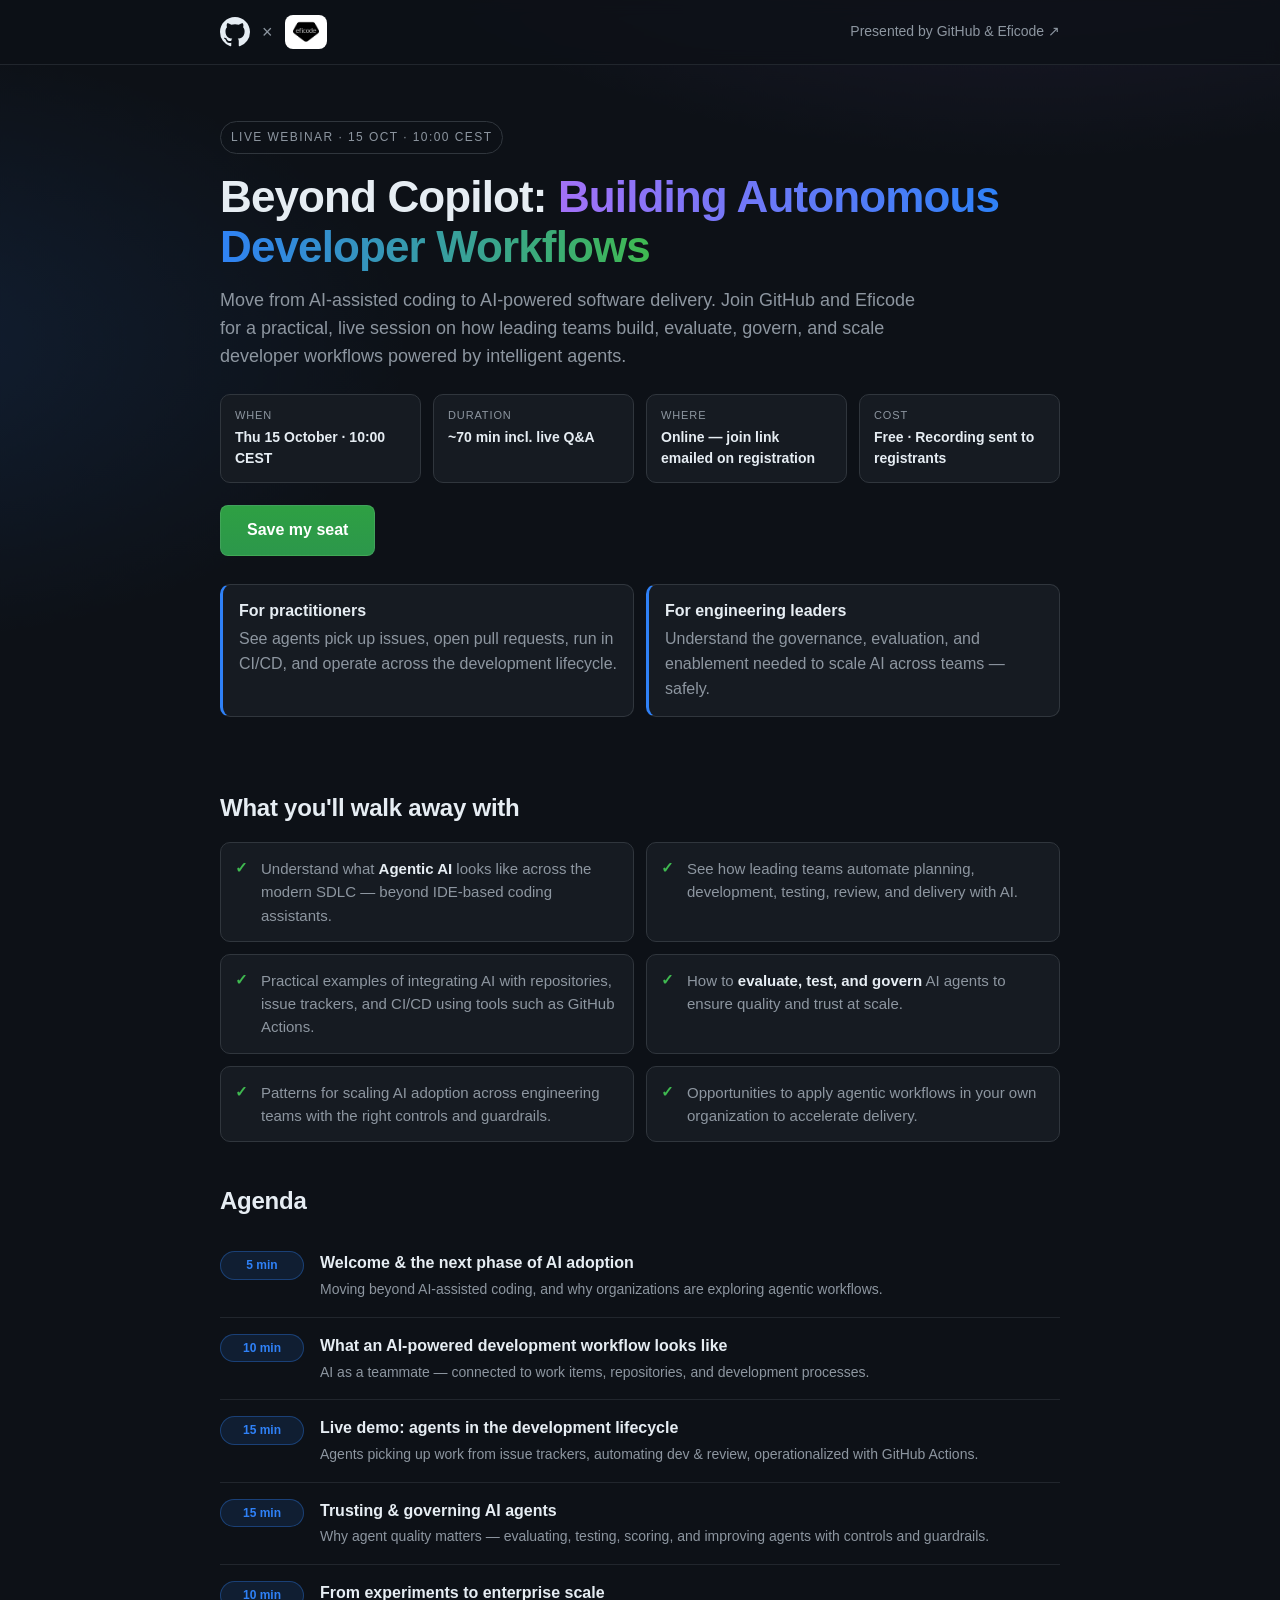
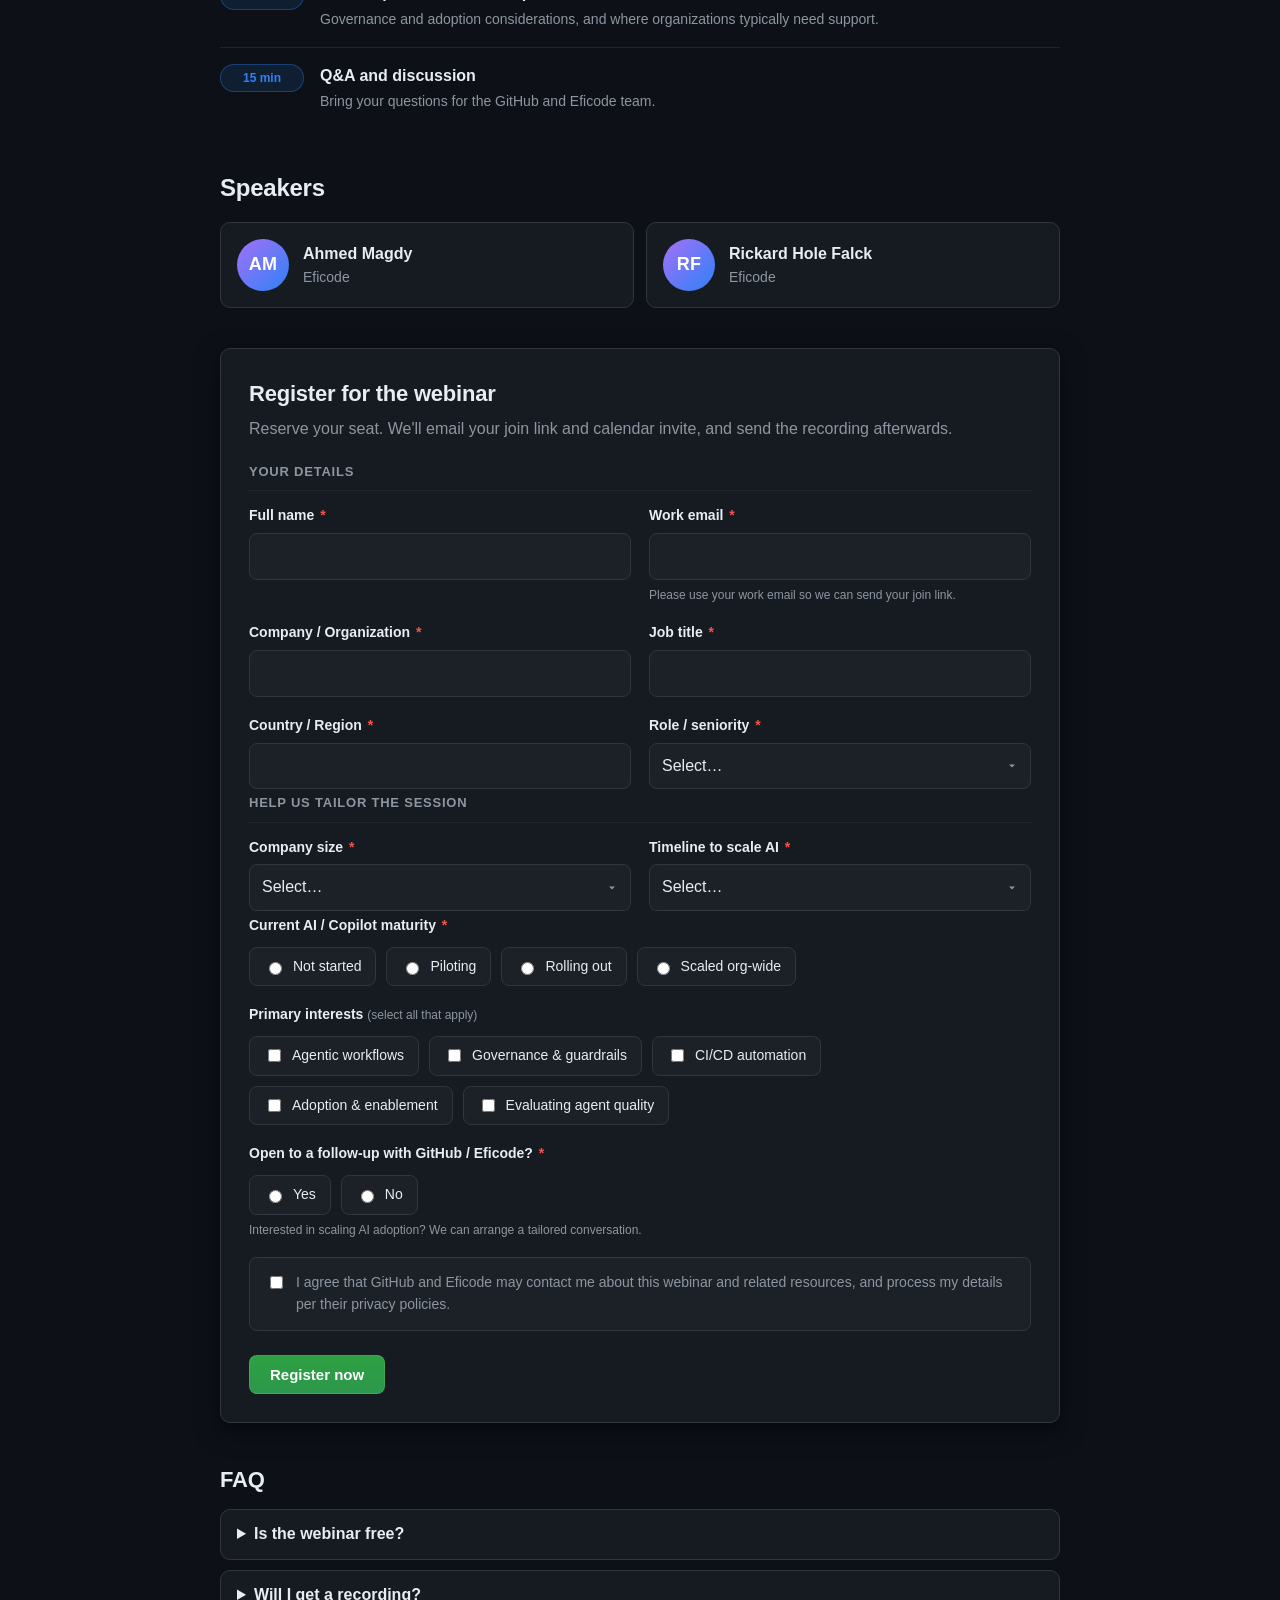
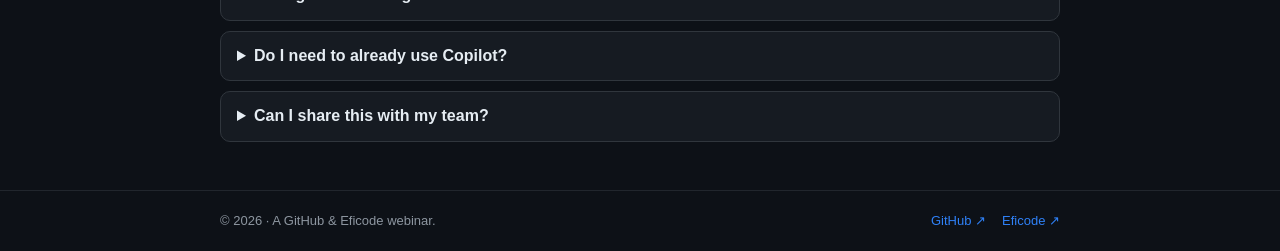
<file: index.html>
<!doctype html>
<html lang="en">
<head>
  <meta charset="utf-8" />
  <meta name="viewport" content="width=device-width, initial-scale=1" />
  <title>Beyond Copilot: Building Autonomous Developer Workflows — Live Webinar</title>
  <meta name="description" content="A live webinar by GitHub and Eficode. Move from AI-assisted coding to AI-powered software delivery: build, evaluate, govern, and scale developer workflows powered by intelligent agents. 15 October, 10:00 CEST." />

  <!-- Open Graph (Teams, Slack, LinkedIn, Facebook) -->
  <meta property="og:type" content="website" />
  <meta property="og:site_name" content="GitHub × Eficode Webinar" />
  <meta property="og:title" content="Beyond Copilot: Building Autonomous Developer Workflows" />
  <meta property="og:description" content="Live webinar by GitHub and Eficode — 15 October, 10:00 CEST. Learn how to build, evaluate, govern, and scale developer workflows powered by intelligent agents." />
  <meta property="og:url" content="https://amraljarhi.github.io/agentic-ai-webinar/" />
  <meta property="og:image" content="https://amraljarhi.github.io/agentic-ai-webinar/og-image.png?v=2" />
  <meta property="og:image:width" content="1200" />
  <meta property="og:image:height" content="630" />
  <meta property="og:image:alt" content="Beyond Copilot: Building Autonomous Developer Workflows — GitHub and Eficode webinar" />

  <!-- Twitter / X -->
  <meta name="twitter:card" content="summary_large_image" />
  <meta name="twitter:title" content="Beyond Copilot: Building Autonomous Developer Workflows" />
  <meta name="twitter:description" content="Live webinar by GitHub × Eficode — 15 Oct, 10:00 CEST. From AI-assisted coding to AI-powered software delivery." />
  <meta name="twitter:image" content="https://amraljarhi.github.io/agentic-ai-webinar/og-image.png?v=2" />

  <meta name="theme-color" content="#0d1117" />
  <link rel="icon" href="https://github.githubassets.com/favicons/favicon-dark.png" />
  <link rel="stylesheet" href="./styles.css?v=1" />
</head>
<body>
  <header class="site-header">
    <div class="container header-inner">
      <a href="#" class="brand" aria-label="GitHub and Eficode">
        <span class="cobrand">
          <svg class="gh-mark" height="30" viewBox="0 0 16 16" width="30" aria-label="GitHub" role="img">
            <path fill="currentColor" d="M8 0c4.42 0 8 3.58 8 8a8.013 8.013 0 0 1-5.45 7.59c-.4.08-.55-.17-.55-.38 0-.27.01-1.13.01-2.2 0-.75-.25-1.23-.54-1.48 1.78-.2 3.65-.88 3.65-3.95 0-.88-.31-1.59-.82-2.15.08-.2.36-1.02-.08-2.12 0 0-.67-.22-2.2.82-.64-.18-1.32-.27-2-.27-.68 0-1.36.09-2 .27-1.53-1.03-2.2-.82-2.2-.82-.44 1.1-.16 1.92-.08 2.12-.51.56-.82 1.28-.82 2.15 0 3.06 1.86 3.75 3.64 3.95-.23.2-.44.55-.51 1.07-.46.21-1.61.55-2.33-.66-.15-.24-.6-.83-1.23-.82-.67.01-.27.38.01.53.34.19.73.9.82 1.13.16.45.68 1.31 2.69.94 0 .67.01 1.3.01 1.49 0 .21-.15.45-.55.38A7.995 7.995 0 0 1 0 8c0-4.42 3.58-8 8-8Z"/>
          </svg>
          <span class="cobrand-x" aria-hidden="true">×</span>
          <span class="eficode-chip"><img src="./assets/eficode-logo.png" alt="Eficode" height="26" /></span>
        </span>
      </a>
      <a class="external" href="https://www.eficode.com/" target="_blank" rel="noopener">Presented by GitHub &amp; Eficode ↗</a>
    </div>
  </header>

  <main class="container">
    <section class="hero">
      <span class="eyebrow">Live Webinar · 15 Oct · 10:00 CEST</span>
      <h1>Beyond Copilot: <span class="grad">Building Autonomous Developer Workflows</span></h1>
      <p class="lede">
        Move from AI-assisted coding to AI-powered software delivery. Join GitHub and Eficode for a
        practical, live session on how leading teams build, evaluate, govern, and scale developer
        workflows powered by intelligent agents.
      </p>

      <div class="meta-row">
        <div class="meta-item"><span class="meta-k">When</span><span class="meta-v">Thu 15 October · 10:00 CEST</span></div>
        <div class="meta-item"><span class="meta-k">Duration</span><span class="meta-v">~70 min incl. live Q&amp;A</span></div>
        <div class="meta-item"><span class="meta-k">Where</span><span class="meta-v">Online — join link emailed on registration</span></div>
        <div class="meta-item"><span class="meta-k">Cost</span><span class="meta-v">Free · Recording sent to registrants</span></div>
      </div>

      <div class="cta-inline"><a href="#register" class="btn-primary btn-lg">Save my seat</a></div>

      <div class="callouts">
        <div class="callout info">
          <strong>For practitioners</strong>
          <span>See agents pick up issues, open pull requests, run in CI/CD, and operate across the development lifecycle.</span>
        </div>
        <div class="callout info">
          <strong>For engineering leaders</strong>
          <span>Understand the governance, evaluation, and enablement needed to scale AI across teams — safely.</span>
        </div>
      </div>
    </section>

    <section class="outcomes">
      <h2>What you'll walk away with</h2>
      <ul class="outcome-grid">
        <li>Understand what <strong>Agentic AI</strong> looks like across the modern SDLC — beyond IDE-based coding assistants.</li>
        <li>See how leading teams automate planning, development, testing, review, and delivery with AI.</li>
        <li>Practical examples of integrating AI with repositories, issue trackers, and CI/CD using tools such as GitHub Actions.</li>
        <li>How to <strong>evaluate, test, and govern</strong> AI agents to ensure quality and trust at scale.</li>
        <li>Patterns for scaling AI adoption across engineering teams with the right controls and guardrails.</li>
        <li>Opportunities to apply agentic workflows in your own organization to accelerate delivery.</li>
      </ul>
    </section>

    <section class="agenda">
      <h2>Agenda</h2>
      <ol class="timeline">
        <li><span class="t-dur">5 min</span><div class="t-body"><strong>Welcome &amp; the next phase of AI adoption</strong><span>Moving beyond AI-assisted coding, and why organizations are exploring agentic workflows.</span></div></li>
        <li><span class="t-dur">10 min</span><div class="t-body"><strong>What an AI-powered development workflow looks like</strong><span>AI as a teammate — connected to work items, repositories, and development processes.</span></div></li>
        <li><span class="t-dur">15 min</span><div class="t-body"><strong>Live demo: agents in the development lifecycle</strong><span>Agents picking up work from issue trackers, automating dev &amp; review, operationalized with GitHub Actions.</span></div></li>
        <li><span class="t-dur">15 min</span><div class="t-body"><strong>Trusting &amp; governing AI agents</strong><span>Why agent quality matters — evaluating, testing, scoring, and improving agents with controls and guardrails.</span></div></li>
        <li><span class="t-dur">10 min</span><div class="t-body"><strong>From experiments to enterprise scale</strong><span>Governance and adoption considerations, and where organizations typically need support.</span></div></li>
        <li><span class="t-dur">15 min</span><div class="t-body"><strong>Q&amp;A and discussion</strong><span>Bring your questions for the GitHub and Eficode team.</span></div></li>
      </ol>
    </section>

    <section class="speakers">
      <h2>Speakers</h2>
      <div class="speaker-grid">
        <div class="speaker">
          <div class="avatar" data-initials="AM" aria-hidden="true">AM</div>
          <div class="speaker-body">
            <strong>Ahmed Magdy</strong>
            <span class="speaker-org">Eficode</span>
          </div>
        </div>
        <div class="speaker">
          <div class="avatar" data-initials="RF" aria-hidden="true">RF</div>
          <div class="speaker-body">
            <strong>Rickard Hole Falck</strong>
            <span class="speaker-org">Eficode</span>
          </div>
        </div>
      </div>
    </section>

    <section class="card" id="register">
      <h2 class="card-title">Register for the webinar</h2>
      <p class="card-sub">Reserve your seat. We'll email your join link and calendar invite, and send the recording afterwards.</p>

      <form id="registerForm"
            action="https://webinar-registrations.amr-aljarhi.workers.dev"
            method="POST"
            novalidate>

        <!-- Registration relay config (see worker/README.md). Set action= to your Worker URL. -->
        <input type="hidden" name="Event" value="Beyond Copilot: Building Autonomous Developer Workflows — 15 Oct 10:00 CEST" />
        <input type="text" name="_gotcha" style="display:none" tabindex="-1" autocomplete="off" />
        <!-- Populated on submit by script.js -->
        <input type="hidden" name="Lead score" id="leadScore" value="" />
        <input type="hidden" name="Lead tier" id="leadTier" value="" />

        <h3 class="group-title">Your details</h3>
        <div class="grid">
          <div class="field">
            <label for="fullName">Full name <span class="req">*</span></label>
            <input id="fullName" name="Full name" type="text" required autocomplete="name" />
          </div>
          <div class="field">
            <label for="workEmail">Work email <span class="req">*</span></label>
            <input id="workEmail" name="Work email" type="email" required autocomplete="email" />
            <small class="hint">Please use your work email so we can send your join link.</small>
          </div>
          <div class="field">
            <label for="company">Company / Organization <span class="req">*</span></label>
            <input id="company" name="Company" type="text" required autocomplete="organization" />
          </div>
          <div class="field">
            <label for="jobTitle">Job title <span class="req">*</span></label>
            <input id="jobTitle" name="Job title" type="text" required autocomplete="organization-title" />
          </div>
          <div class="field">
            <label for="country">Country / Region <span class="req">*</span></label>
            <input id="country" name="Country" type="text" required autocomplete="country-name" />
          </div>
          <div class="field">
            <label for="role">Role / seniority <span class="req">*</span></label>
            <select id="role" name="Role / seniority" required>
              <option value="" disabled selected>Select…</option>
              <option>Individual contributor</option>
              <option>Engineering manager</option>
              <option>Director</option>
              <option>VP</option>
              <option>C-level (CTO / CIO / etc.)</option>
            </select>
          </div>
        </div>

        <h3 class="group-title">Help us tailor the session</h3>
        <div class="grid">
          <div class="field">
            <label for="companySize">Company size <span class="req">*</span></label>
            <select id="companySize" name="Company size" required>
              <option value="" disabled selected>Select…</option>
              <option>1–50</option>
              <option>51–200</option>
              <option>201–1,000</option>
              <option>1,001–5,000</option>
              <option>5,000+</option>
            </select>
          </div>
          <div class="field">
            <label for="timeline">Timeline to scale AI <span class="req">*</span></label>
            <select id="timeline" name="Timeline to scale AI" required>
              <option value="" disabled selected>Select…</option>
              <option>Now (within 3 months)</option>
              <option>This year</option>
              <option>Next 12 months</option>
              <option>Just exploring</option>
            </select>
          </div>
        </div>

        <div class="field">
          <label>Current AI / Copilot maturity <span class="req">*</span></label>
          <div class="radio-row">
            <label class="radio"><input type="radio" name="AI maturity" value="Not started" required /><span>Not started</span></label>
            <label class="radio"><input type="radio" name="AI maturity" value="Piloting" /><span>Piloting</span></label>
            <label class="radio"><input type="radio" name="AI maturity" value="Rolling out" /><span>Rolling out</span></label>
            <label class="radio"><input type="radio" name="AI maturity" value="Scaled org-wide" /><span>Scaled org-wide</span></label>
          </div>
        </div>

        <div class="field">
          <label>Primary interests <span class="hint-inline">(select all that apply)</span></label>
          <div class="check-row">
            <label class="chip-check"><input type="checkbox" name="Primary interests" value="Agentic workflows" /><span>Agentic workflows</span></label>
            <label class="chip-check"><input type="checkbox" name="Primary interests" value="Governance & guardrails" /><span>Governance &amp; guardrails</span></label>
            <label class="chip-check"><input type="checkbox" name="Primary interests" value="CI/CD automation" /><span>CI/CD automation</span></label>
            <label class="chip-check"><input type="checkbox" name="Primary interests" value="Adoption & enablement" /><span>Adoption &amp; enablement</span></label>
            <label class="chip-check"><input type="checkbox" name="Primary interests" value="Evaluating agent quality" /><span>Evaluating agent quality</span></label>
          </div>
        </div>

        <div class="field">
          <label>Open to a follow-up with GitHub / Eficode? <span class="req">*</span></label>
          <div class="radio-row">
            <label class="radio"><input type="radio" name="Open to follow-up" value="Yes" required /><span>Yes</span></label>
            <label class="radio"><input type="radio" name="Open to follow-up" value="No" /><span>No</span></label>
          </div>
          <small class="hint">Interested in scaling AI adoption? We can arrange a tailored conversation.</small>
        </div>

        <div class="field checkbox">
          <label class="check">
            <input type="checkbox" name="Consent" value="Consented to be contacted by GitHub and Eficode about this webinar and related resources." required />
            <span>I agree that GitHub and Eficode may contact me about this webinar and related resources, and process my details per their privacy policies.</span>
          </label>
        </div>

        <div class="actions">
          <button type="submit" class="btn-primary">Register now</button>
          <span id="formMessage" class="form-message" role="status" aria-live="polite"></span>
        </div>
      </form>
    </section>

    <section class="faq">
      <h2>FAQ</h2>
      <details>
        <summary>Is the webinar free?</summary>
        <p>Yes. The session is free to attend. Registration reserves your seat and lets us send your join link.</p>
      </details>
      <details>
        <summary>Will I get a recording?</summary>
        <p>Yes. All registrants receive the recording by email afterwards, even if you can't attend live.</p>
      </details>
      <details>
        <summary>Do I need to already use Copilot?</summary>
        <p>No. The session is useful whether you're piloting AI or already scaling it — we cover both practical demos and governance.</p>
      </details>
      <details>
        <summary>Can I share this with my team?</summary>
        <p>Please do. Each attendee should register with their own work email so we can send individual join links.</p>
      </details>
    </section>
  </main>

  <footer class="site-footer">
    <div class="container footer-inner">
      <span>© <span id="year"></span> · A GitHub &amp; Eficode webinar.</span>
      <span class="footer-links">
        <a href="https://github.com/" target="_blank" rel="noopener">GitHub ↗</a>
        <a href="https://www.eficode.com/" target="_blank" rel="noopener">Eficode ↗</a>
      </span>
    </div>
  </footer>

  <script src="./script.js?v=1"></script>
</body>
</html>
</file>
<file: styles.css>
:root {
  --bg: #0d1117;
  --bg-elev: #161b22;
  --bg-elev-2: #1c2128;
  --border: #30363d;
  --border-muted: #21262d;
  --text: #e6edf3;
  --text-muted: #8d96a0;
  --accent: #2f81f7;
  --accent-grad-1: #a371f7;
  --accent-grad-2: #2f81f7;
  --accent-grad-3: #3fb950;
  --success: #3fb950;
  --warn: #d29922;
  --danger: #f85149;
  --radius: 10px;
  --shadow: 0 8px 24px rgba(1, 4, 9, 0.6);
}

* { box-sizing: border-box; }

html, body {
  margin: 0;
  padding: 0;
  background:
    radial-gradient(1200px 600px at 80% -200px, rgba(163, 113, 247, 0.15), transparent 60%),
    radial-gradient(900px 500px at -10% 10%, rgba(47, 129, 247, 0.12), transparent 60%),
    var(--bg);
  color: var(--text);
  font-family: -apple-system, BlinkMacSystemFont, "Segoe UI", "Noto Sans", Helvetica, Arial, sans-serif, "Apple Color Emoji", "Segoe UI Emoji";
  line-height: 1.55;
  -webkit-font-smoothing: antialiased;
  min-height: 100vh;
}

a { color: var(--accent); text-decoration: none; }
a:hover { text-decoration: underline; }

.container {
  max-width: 880px;
  margin: 0 auto;
  padding: 0 20px;
}

/* Header + co-brand */
.site-header {
  border-bottom: 1px solid var(--border-muted);
  background: rgba(13, 17, 23, 0.85);
  backdrop-filter: saturate(140%) blur(8px);
  position: sticky;
  top: 0;
  z-index: 10;
}
.header-inner {
  display: flex;
  align-items: center;
  justify-content: space-between;
  height: 64px;
}
.brand { display: inline-flex; align-items: center; color: var(--text); }
.brand:hover { text-decoration: none; }
.cobrand { display: inline-flex; align-items: center; gap: 12px; }
.gh-mark { color: var(--text); }
.cobrand-x { color: var(--text-muted); font-size: 18px; line-height: 1; }
.eficode-chip {
  display: inline-flex;
  align-items: center;
  justify-content: center;
  background: #fff;
  border-radius: 8px;
  padding: 4px 8px;
  height: 34px;
}
.eficode-chip img { display: block; }
.external { color: var(--text-muted); font-size: 14px; }

/* Hero */
.hero { padding: 56px 0 24px; }
.eyebrow {
  display: inline-block;
  font-size: 12px;
  letter-spacing: 0.12em;
  text-transform: uppercase;
  color: var(--text-muted);
  padding: 6px 10px;
  border: 1px solid var(--border);
  border-radius: 999px;
  margin-bottom: 18px;
}
h1 {
  font-size: clamp(28px, 4.4vw, 44px);
  line-height: 1.15;
  margin: 0 0 14px;
  letter-spacing: -0.02em;
  font-weight: 700;
}
.grad {
  background: linear-gradient(90deg, var(--accent-grad-1), var(--accent-grad-2) 50%, var(--accent-grad-3));
  -webkit-background-clip: text;
  background-clip: text;
  color: transparent;
}
.lede {
  font-size: 18px;
  color: var(--text-muted);
  max-width: 70ch;
  margin: 0 0 24px;
}

/* Meta row */
.meta-row {
  display: grid;
  grid-template-columns: repeat(4, 1fr);
  gap: 12px;
  margin: 0 0 22px;
}
.meta-item {
  display: flex;
  flex-direction: column;
  gap: 2px;
  padding: 12px 14px;
  border: 1px solid var(--border);
  border-radius: var(--radius);
  background: var(--bg-elev);
}
.meta-k { font-size: 11px; letter-spacing: 0.08em; text-transform: uppercase; color: var(--text-muted); }
.meta-v { font-size: 14px; color: var(--text); font-weight: 600; }
@media (max-width: 720px) { .meta-row { grid-template-columns: 1fr 1fr; } }

.cta-inline { margin: 4px 0 28px; }
.btn-lg { padding: 12px 26px !important; font-size: 16px !important; }

.callouts { display: grid; grid-template-columns: 1fr 1fr; gap: 12px; margin-bottom: 8px; }
@media (max-width: 640px) { .callouts { grid-template-columns: 1fr; } }
.callout {
  display: flex;
  flex-direction: column;
  gap: 4px;
  padding: 14px 16px;
  border: 1px solid var(--border);
  border-radius: var(--radius);
  background: var(--bg-elev);
}
.callout strong { color: var(--text); }
.callout span { color: var(--text-muted); }
.callout.info { border-left: 3px solid var(--accent); }
.callout.warn { border-left: 3px solid var(--warn); }

/* Section headings */
section > h2 { font-size: 24px; margin: 40px 0 16px; letter-spacing: -0.01em; }

/* Outcomes */
.outcome-grid {
  list-style: none;
  padding: 0;
  margin: 0;
  display: grid;
  grid-template-columns: 1fr 1fr;
  gap: 12px;
}
@media (max-width: 640px) { .outcome-grid { grid-template-columns: 1fr; } }
.outcome-grid li {
  position: relative;
  padding: 14px 16px 14px 40px;
  border: 1px solid var(--border);
  border-radius: var(--radius);
  background: var(--bg-elev);
  color: var(--text-muted);
  font-size: 15px;
}
.outcome-grid li strong { color: var(--text); }
.outcome-grid li::before {
  content: "✓";
  position: absolute;
  left: 14px;
  top: 13px;
  color: var(--success);
  font-weight: 700;
}

/* Agenda timeline */
.timeline { list-style: none; padding: 0; margin: 0; counter-reset: step; }
.timeline li {
  display: grid;
  grid-template-columns: 84px 1fr;
  gap: 16px;
  align-items: start;
  padding: 16px 0;
  border-bottom: 1px solid var(--border-muted);
}
.timeline li:last-child { border-bottom: none; }
.t-dur {
  font-size: 12px;
  font-weight: 700;
  color: var(--accent);
  background: rgba(47, 129, 247, 0.12);
  border: 1px solid rgba(47, 129, 247, 0.35);
  border-radius: 999px;
  padding: 4px 0;
  text-align: center;
}
.t-body { display: flex; flex-direction: column; gap: 3px; }
.t-body strong { color: var(--text); font-size: 16px; }
.t-body span { color: var(--text-muted); font-size: 14px; }

/* Speakers */
.speaker-grid { display: grid; grid-template-columns: 1fr 1fr; gap: 12px; }
@media (max-width: 640px) { .speaker-grid { grid-template-columns: 1fr; } }
.speaker {
  display: flex;
  align-items: center;
  gap: 14px;
  padding: 16px;
  border: 1px solid var(--border);
  border-radius: var(--radius);
  background: var(--bg-elev);
}
.avatar {
  flex: 0 0 auto;
  width: 52px;
  height: 52px;
  border-radius: 50%;
  display: flex;
  align-items: center;
  justify-content: center;
  font-weight: 700;
  font-size: 18px;
  color: #fff;
  background: linear-gradient(135deg, var(--accent-grad-1), var(--accent-grad-2));
  letter-spacing: 0.02em;
}
.speaker-body { display: flex; flex-direction: column; }
.speaker-body strong { color: var(--text); font-size: 16px; }
.speaker-org { color: var(--text-muted); font-size: 14px; }

/* Card / form */
.card {
  background: var(--bg-elev);
  border: 1px solid var(--border);
  border-radius: var(--radius);
  padding: 28px;
  box-shadow: var(--shadow);
  margin: 40px 0;
  scroll-margin-top: 84px;
}
.card-title { font-size: 22px; margin: 0 0 6px; }
.card-sub { color: var(--text-muted); margin: 0 0 20px; }
.group-title {
  font-size: 13px;
  letter-spacing: 0.06em;
  text-transform: uppercase;
  color: var(--text-muted);
  margin: 4px 0 14px;
  padding-bottom: 8px;
  border-bottom: 1px solid var(--border-muted);
}
.group-title + .grid { margin-bottom: 4px; }
.agenda + .speakers h2 { margin-top: 40px; }

form .grid {
  display: grid;
  grid-template-columns: 1fr 1fr;
  gap: 18px;
  margin-bottom: 18px;
}
@media (max-width: 640px) {
  form .grid { grid-template-columns: 1fr; }
  .card { padding: 20px; }
}

.field { display: flex; flex-direction: column; gap: 6px; margin-bottom: 18px; }
.field:last-of-type { margin-bottom: 0; }
.grid .field { margin-bottom: 0; }

label { font-size: 14px; font-weight: 600; color: var(--text); }
.req { color: var(--danger); margin-left: 2px; }
.hint { color: var(--text-muted); font-size: 12px; }
.hint-inline { color: var(--text-muted); font-size: 12px; font-weight: 400; }

input[type="text"],
input[type="email"],
select,
textarea {
  width: 100%;
  background: var(--bg-elev-2);
  border: 1px solid var(--border);
  color: var(--text);
  border-radius: 8px;
  padding: 10px 12px;
  font: inherit;
  transition: border-color 0.15s ease, box-shadow 0.15s ease;
}
select { appearance: none; background-image: url("data:image/svg+xml,%3Csvg xmlns='http://www.w3.org/2000/svg' width='12' height='12' viewBox='0 0 16 16'%3E%3Cpath fill='%238d96a0' d='M4.427 6.427 8 10l3.573-3.573A.25.25 0 0 0 11.396 6H4.604a.25.25 0 0 0-.177.427Z'/%3E%3C/svg%3E"); background-repeat: no-repeat; background-position: right 12px center; padding-right: 34px; }
input:focus, select:focus, textarea:focus {
  outline: none;
  border-color: var(--accent);
  box-shadow: 0 0 0 3px rgba(47, 129, 247, 0.35);
}

.radio-row, .check-row { display: flex; gap: 10px; flex-wrap: wrap; margin-top: 4px; }
.radio, .chip-check {
  display: inline-flex;
  align-items: center;
  gap: 8px;
  padding: 8px 14px;
  background: var(--bg-elev-2);
  border: 1px solid var(--border);
  border-radius: 8px;
  cursor: pointer;
  font-weight: 500;
  font-size: 14px;
}
.radio input, .chip-check input { accent-color: var(--accent); }
.radio:hover, .chip-check:hover { border-color: var(--accent); }

.checkbox .check {
  display: grid;
  grid-template-columns: auto 1fr;
  gap: 10px;
  align-items: start;
  font-weight: 400;
  color: var(--text-muted);
  background: var(--bg-elev-2);
  padding: 14px 16px;
  border-radius: 8px;
  border: 1px solid var(--border);
}
.checkbox input { margin-top: 4px; accent-color: var(--accent); }
.checkbox strong { color: var(--text); }

.actions { display: flex; align-items: center; gap: 16px; margin-top: 24px; flex-wrap: wrap; }

.btn-primary {
  appearance: none;
  border: 1px solid rgba(240, 246, 252, 0.1);
  background: linear-gradient(180deg, #2ea043, #2c974b);
  color: #fff;
  padding: 10px 20px;
  font-weight: 600;
  border-radius: 8px;
  cursor: pointer;
  font-size: 15px;
  transition: filter 0.15s ease, transform 0.05s ease;
  display: inline-block;
}
.btn-primary:hover { filter: brightness(1.08); text-decoration: none; }
.btn-primary:active { transform: translateY(1px); }
.btn-primary:disabled { opacity: 0.65; cursor: not-allowed; }

.form-message { font-size: 14px; }
.form-message.success { color: var(--success); }
.form-message.error { color: var(--danger); }

/* FAQ */
.faq h2 { font-size: 22px; margin: 40px 0 12px; letter-spacing: -0.01em; }
details {
  border: 1px solid var(--border);
  border-radius: var(--radius);
  padding: 12px 16px;
  background: var(--bg-elev);
  margin-bottom: 10px;
}
summary { cursor: pointer; font-weight: 600; color: var(--text); }
details[open] summary { margin-bottom: 8px; }
details p { color: var(--text-muted); margin: 0; }

/* Footer */
.site-footer {
  border-top: 1px solid var(--border-muted);
  margin-top: 48px;
  padding: 20px 0;
  color: var(--text-muted);
  font-size: 13px;
}
.footer-inner { display: flex; justify-content: space-between; align-items: center; flex-wrap: wrap; gap: 8px; }
.footer-links { display: inline-flex; gap: 16px; }
</file>
